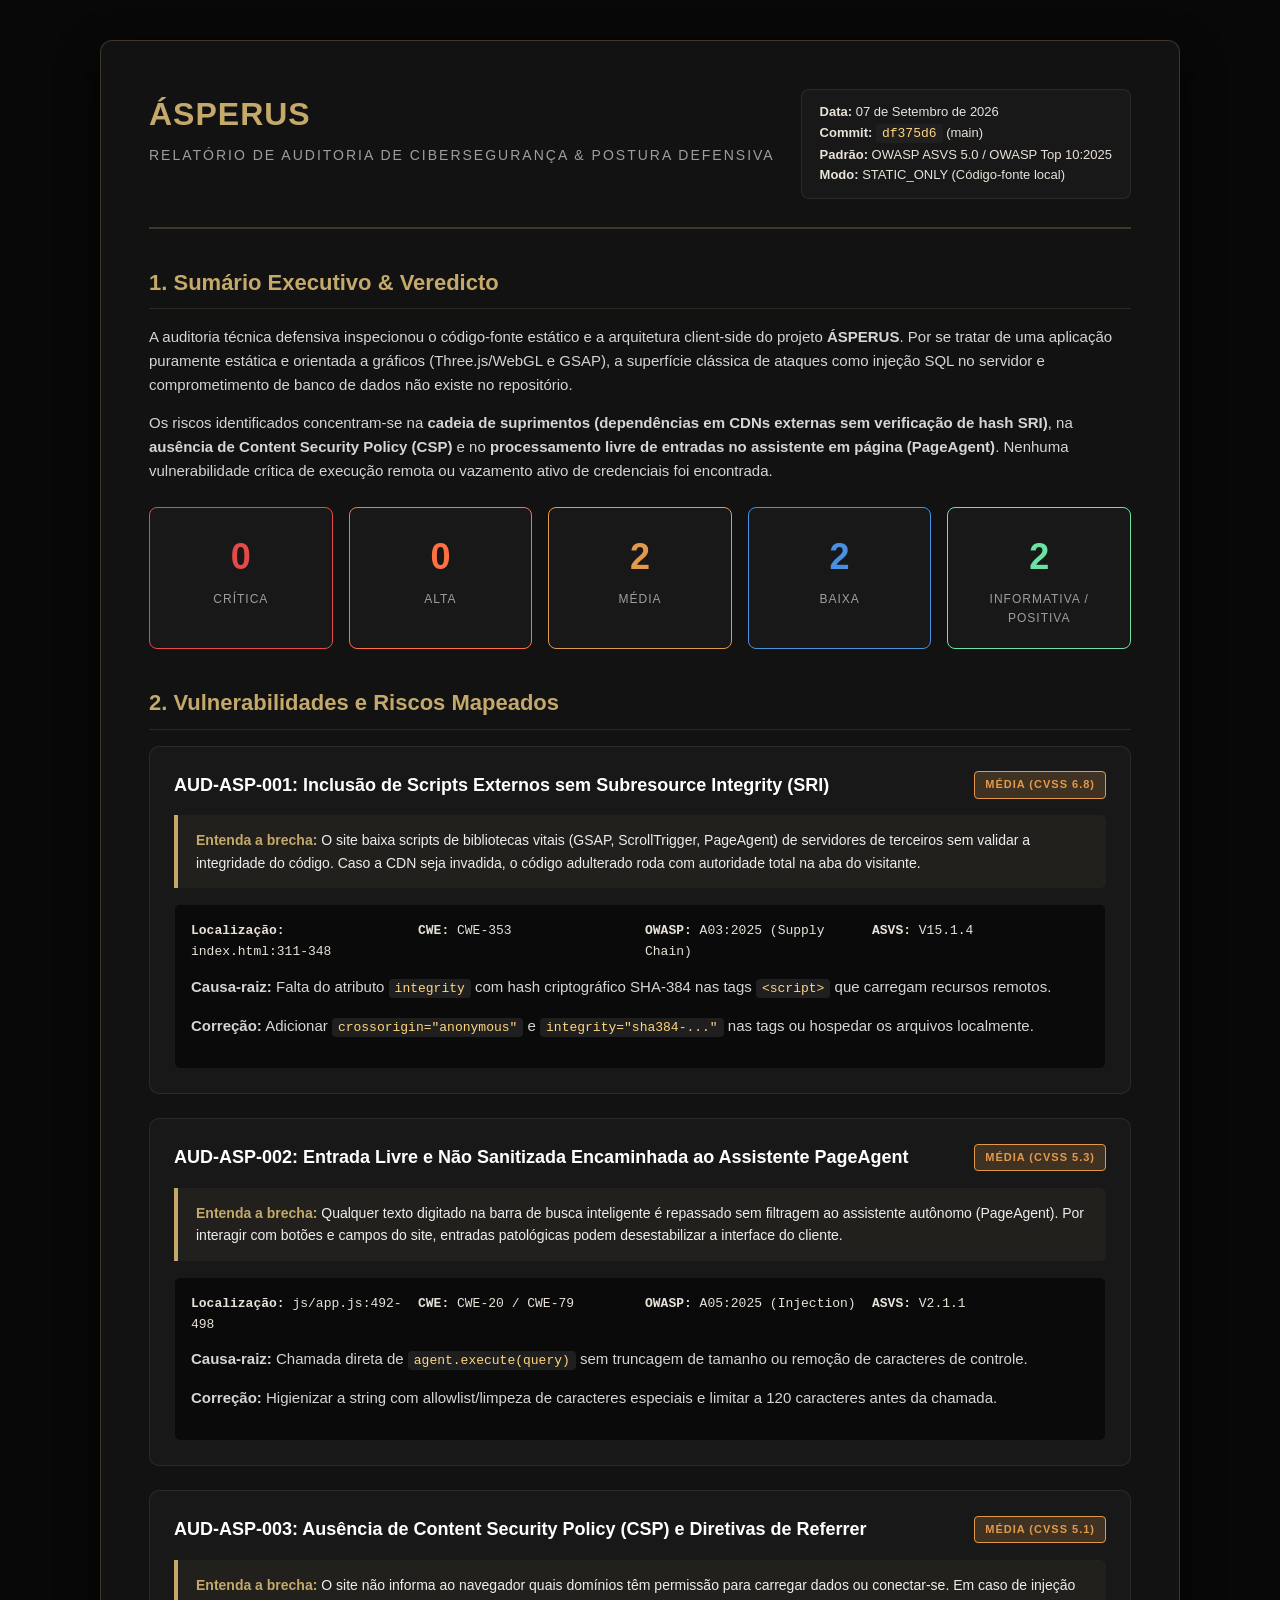
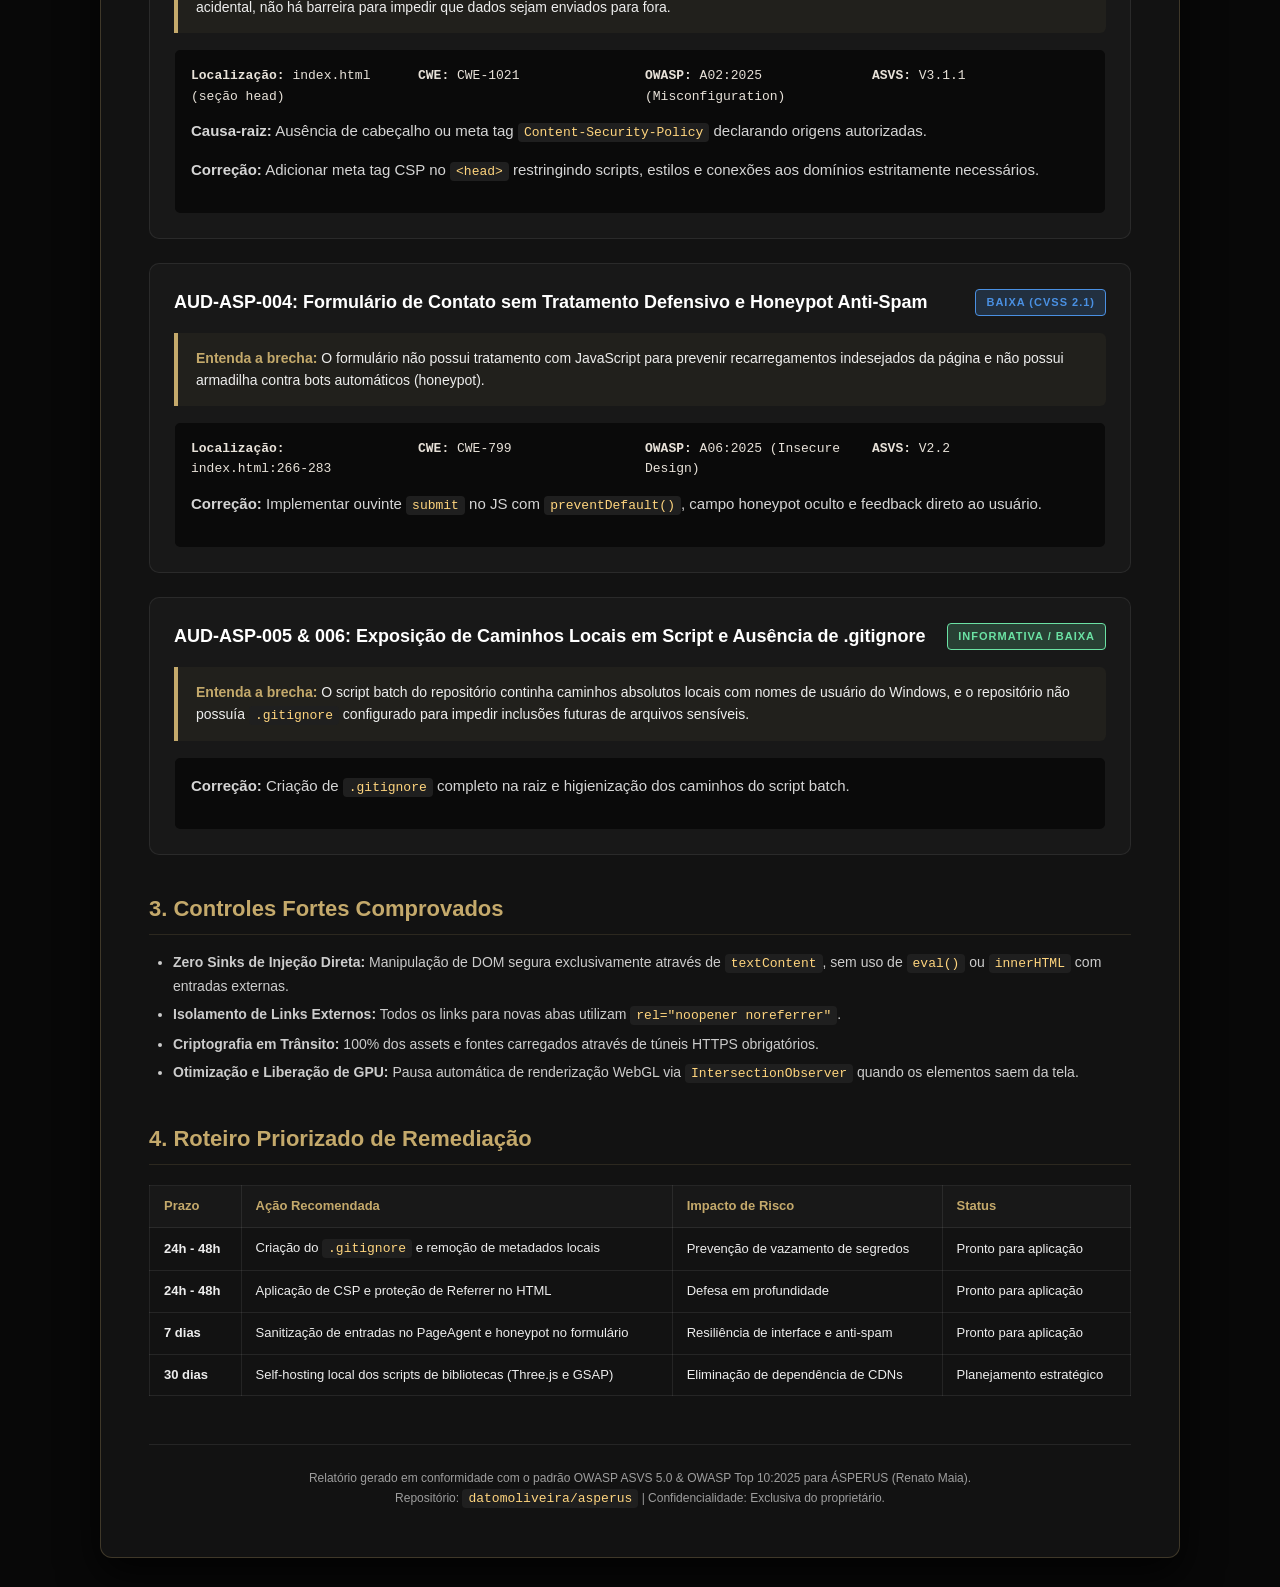
<file: security-audit/security-audit-report.html>
<!DOCTYPE html>
<html lang="pt-BR">
<head>
  <meta charset="UTF-8">
  <meta name="viewport" content="width=device-width, initial-scale=1.0">
  <title>Relatório Executivo e Técnico de Cibersegurança — ÁSPERUS</title>
  <style>
    :root {
      --bg-dark: #080808;
      --bg-card: #121212;
      --bg-card-alt: #181818;
      --border-color: rgba(196, 169, 107, 0.25);
      --gold: #C4A96B;
      --gold-light: #E8E2D9;
      --text-main: #EDEDED;
      --text-muted: #9E9E9E;
      --danger: #E24B4A;
      --warning: #E2994A;
      --success: #6BE2A4;
      --info: #4A90E2;
    }

    * { box-sizing: border-box; margin: 0; padding: 0; }
    body {
      font-family: -apple-system, BlinkMacSystemFont, "Segoe UI", Roboto, Helvetica, Arial, sans-serif;
      background-color: var(--bg-dark);
      color: var(--text-main);
      line-height: 1.6;
      padding: 40px 20px;
    }

    .container {
      max-width: 1080px;
      margin: 0 auto;
      background: var(--bg-card);
      border: 1px solid var(--border-color);
      border-radius: 12px;
      padding: 48px;
      box-shadow: 0 16px 40px rgba(0,0,0,0.8);
    }

    header {
      border-bottom: 2px solid var(--border-color);
      padding-bottom: 28px;
      margin-bottom: 36px;
      display: flex;
      justify-content: space-between;
      align-items: flex-start;
      flex-wrap: wrap;
      gap: 20px;
    }

    .brand-title {
      font-size: 32px;
      font-weight: 800;
      color: var(--gold);
      letter-spacing: 1px;
    }

    .brand-sub {
      font-size: 14px;
      color: var(--text-muted);
      text-transform: uppercase;
      letter-spacing: 2px;
      margin-top: 4px;
    }

    .meta-box {
      background: var(--bg-card-alt);
      border: 1px solid rgba(255,255,255,0.08);
      border-radius: 8px;
      padding: 12px 18px;
      font-size: 13px;
      color: var(--gold-light);
    }

    h2 {
      font-size: 22px;
      color: var(--gold);
      margin: 36px 0 16px 0;
      display: flex;
      align-items: center;
      gap: 8px;
      border-bottom: 1px solid rgba(196, 169, 107, 0.15);
      padding-bottom: 8px;
    }

    h3 {
      font-size: 17px;
      color: var(--gold-light);
      margin: 20px 0 10px 0;
    }

    p { margin-bottom: 14px; font-size: 15px; color: #D5D5D5; }
    ul, ol { margin-left: 24px; margin-bottom: 16px; font-size: 14px; color: #CCCCCC; }
    li { margin-bottom: 6px; }

    /* METRIC CARDS */
    .metrics-grid {
      display: grid;
      grid-template-columns: repeat(auto-fit, minmax(180px, 1fr));
      gap: 16px;
      margin: 24px 0;
    }

    .metric-card {
      background: var(--bg-card-alt);
      border-radius: 8px;
      padding: 20px;
      text-align: center;
      border: 1px solid rgba(255,255,255,0.05);
    }

    .metric-card.crit { border-color: var(--danger); }
    .metric-card.med { border-color: var(--warning); }
    .metric-card.low { border-color: var(--info); }
    .metric-card.info { border-color: var(--success); }

    .metric-value {
      font-size: 36px;
      font-weight: 800;
      margin-bottom: 4px;
    }

    .metric-label {
      font-size: 12px;
      text-transform: uppercase;
      letter-spacing: 1px;
      color: var(--text-muted);
    }

    /* FINDING CARD */
    .finding-card {
      background: var(--bg-card-alt);
      border: 1px solid rgba(255,255,255,0.08);
      border-radius: 10px;
      padding: 24px;
      margin-bottom: 24px;
      page-break-inside: avoid;
    }

    .finding-header {
      display: flex;
      justify-content: space-between;
      align-items: center;
      margin-bottom: 16px;
      flex-wrap: wrap;
      gap: 10px;
    }

    .finding-title {
      font-size: 18px;
      font-weight: 700;
      color: #FFFFFF;
    }

    .badge {
      display: inline-block;
      padding: 4px 10px;
      border-radius: 4px;
      font-size: 11px;
      font-weight: 700;
      text-transform: uppercase;
      letter-spacing: 1px;
    }

    .badge-med { background: rgba(226, 153, 74, 0.2); color: var(--warning); border: 1px solid var(--warning); }
    .badge-low { background: rgba(74, 144, 226, 0.2); color: var(--info); border: 1px solid var(--info); }
    .badge-info { background: rgba(107, 226, 164, 0.2); color: var(--success); border: 1px solid var(--success); }

    .didactic-box {
      background: rgba(196, 169, 107, 0.05);
      border-left: 4px solid var(--gold);
      padding: 14px 18px;
      border-radius: 0 6px 6px 0;
      margin-bottom: 16px;
      font-size: 14px;
    }

    .didactic-box strong { color: var(--gold); }

    .tech-box {
      background: #0A0A0A;
      border: 1px solid rgba(255,255,255,0.06);
      border-radius: 6px;
      padding: 16px;
      font-size: 13px;
      margin-top: 12px;
    }

    .tech-meta {
      display: grid;
      grid-template-columns: repeat(auto-fit, minmax(200px, 1fr));
      gap: 10px;
      margin-bottom: 12px;
      font-family: monospace;
      color: var(--gold-light);
    }

    code {
      font-family: "SFMono-Regular", Consolas, Menlo, Monaco, monospace;
      background: #1F1F1F;
      padding: 2px 6px;
      border-radius: 4px;
      color: #FFD57E;
      font-size: 13px;
    }

    pre code {
      display: block;
      padding: 12px;
      overflow-x: auto;
      margin: 10px 0;
    }

    table {
      width: 100%;
      border-collapse: collapse;
      margin: 20px 0;
      font-size: 13px;
    }

    th, td {
      border: 1px solid rgba(255,255,255,0.08);
      padding: 10px 14px;
      text-align: left;
    }

    th {
      background: var(--bg-card-alt);
      color: var(--gold);
      font-weight: 700;
    }

    footer {
      margin-top: 48px;
      border-top: 1px solid rgba(255,255,255,0.08);
      padding-top: 24px;
      text-align: center;
      font-size: 12px;
      color: var(--text-muted);
    }

    @media print {
      body { background: #FFFFFF; color: #111111; padding: 0; }
      .container { border: none; box-shadow: none; padding: 0; max-width: 100%; background: #FFFFFF; }
      .brand-title { color: #000000; }
      h2 { color: #8A6D3B; border-bottom-color: #DDD; }
      .finding-card { background: #F9F9F9; border: 1px solid #CCC; color: #111; page-break-inside: avoid; }
      .tech-box { background: #EEEEEE; color: #222; border-color: #CCC; }
      code { background: #E0E0E0; color: #900; }
      .badge { border: 1px solid #666; color: #000; background: #DDD; }
    }
  </style>
</head>
<body>

<div class="container">
  <header>
    <div>
      <div class="brand-title">ÁSPERUS</div>
      <div class="brand-sub">Relatório de Auditoria de Cibersegurança & Postura Defensiva</div>
    </div>
    <div class="meta-box">
      <strong>Data:</strong> 07 de Setembro de 2026<br>
      <strong>Commit:</strong> <code>df375d6</code> (main)<br>
      <strong>Padrão:</strong> OWASP ASVS 5.0 / OWASP Top 10:2025<br>
      <strong>Modo:</strong> STATIC_ONLY (Código-fonte local)
    </div>
  </header>

  <!-- SUMÁRIO EXECUTIVO -->
  <h2>1. Sumário Executivo & Veredicto</h2>
  <p>
    A auditoria técnica defensiva inspecionou o código-fonte estático e a arquitetura client-side do projeto <strong>ÁSPERUS</strong>. 
    Por se tratar de uma aplicação puramente estática e orientada a gráficos (Three.js/WebGL e GSAP), a superfície clássica de ataques 
    como injeção SQL no servidor e comprometimento de banco de dados não existe no repositório.
  </p>
  <p>
    Os riscos identificados concentram-se na <strong>cadeia de suprimentos (dependências em CDNs externas sem verificação de hash SRI)</strong>, 
    na <strong>ausência de Content Security Policy (CSP)</strong> e no <strong>processamento livre de entradas no assistente em página (PageAgent)</strong>. 
    Nenhuma vulnerabilidade crítica de execução remota ou vazamento ativo de credenciais foi encontrada.
  </p>

  <div class="metrics-grid">
    <div class="metric-card crit">
      <div class="metric-value" style="color: var(--danger)">0</div>
      <div class="metric-label">Crítica</div>
    </div>
    <div class="metric-card" style="border-color: #FF7043">
      <div class="metric-value" style="color: #FF7043">0</div>
      <div class="metric-label">Alta</div>
    </div>
    <div class="metric-card med">
      <div class="metric-value" style="color: var(--warning)">2</div>
      <div class="metric-label">Média</div>
    </div>
    <div class="metric-card low">
      <div class="metric-value" style="color: var(--info)">2</div>
      <div class="metric-label">Baixa</div>
    </div>
    <div class="metric-card info">
      <div class="metric-value" style="color: var(--success)">2</div>
      <div class="metric-label">Informativa / Positiva</div>
    </div>
  </div>

  <!-- ACHADOS -->
  <h2>2. Vulnerabilidades e Riscos Mapeados</h2>

  <!-- FINDING 1 -->
  <div class="finding-card">
    <div class="finding-header">
      <div class="finding-title">AUD-ASP-001: Inclusão de Scripts Externos sem Subresource Integrity (SRI)</div>
      <span class="badge badge-med">Média (CVSS 6.8)</span>
    </div>
    <div class="didactic-box">
      <strong>Entenda a brecha:</strong> O site baixa scripts de bibliotecas vitais (GSAP, ScrollTrigger, PageAgent) de servidores de terceiros sem validar a integridade do código. Caso a CDN seja invadida, o código adulterado roda com autoridade total na aba do visitante.
    </div>
    <div class="tech-box">
      <div class="tech-meta">
        <div><strong>Localização:</strong> index.html:311-348</div>
        <div><strong>CWE:</strong> CWE-353</div>
        <div><strong>OWASP:</strong> A03:2025 (Supply Chain)</div>
        <div><strong>ASVS:</strong> V15.1.4</div>
      </div>
      <p><strong>Causa-raiz:</strong> Falta do atributo <code>integrity</code> com hash criptográfico SHA-384 nas tags <code>&lt;script&gt;</code> que carregam recursos remotos.</p>
      <p><strong>Correção:</strong> Adicionar <code>crossorigin="anonymous"</code> e <code>integrity="sha384-..."</code> nas tags ou hospedar os arquivos localmente.</p>
    </div>
  </div>

  <!-- FINDING 2 -->
  <div class="finding-card">
    <div class="finding-header">
      <div class="finding-title">AUD-ASP-002: Entrada Livre e Não Sanitizada Encaminhada ao Assistente PageAgent</div>
      <span class="badge badge-med">Média (CVSS 5.3)</span>
    </div>
    <div class="didactic-box">
      <strong>Entenda a brecha:</strong> Qualquer texto digitado na barra de busca inteligente é repassado sem filtragem ao assistente autônomo (PageAgent). Por interagir com botões e campos do site, entradas patológicas podem desestabilizar a interface do cliente.
    </div>
    <div class="tech-box">
      <div class="tech-meta">
        <div><strong>Localização:</strong> js/app.js:492-498</div>
        <div><strong>CWE:</strong> CWE-20 / CWE-79</div>
        <div><strong>OWASP:</strong> A05:2025 (Injection)</div>
        <div><strong>ASVS:</strong> V2.1.1</div>
      </div>
      <p><strong>Causa-raiz:</strong> Chamada direta de <code>agent.execute(query)</code> sem truncagem de tamanho ou remoção de caracteres de controle.</p>
      <p><strong>Correção:</strong> Higienizar a string com allowlist/limpeza de caracteres especiais e limitar a 120 caracteres antes da chamada.</p>
    </div>
  </div>

  <!-- FINDING 3 -->
  <div class="finding-card">
    <div class="finding-header">
      <div class="finding-title">AUD-ASP-003: Ausência de Content Security Policy (CSP) e Diretivas de Referrer</div>
      <span class="badge badge-med">Média (CVSS 5.1)</span>
    </div>
    <div class="didactic-box">
      <strong>Entenda a brecha:</strong> O site não informa ao navegador quais domínios têm permissão para carregar dados ou conectar-se. Em caso de injeção acidental, não há barreira para impedir que dados sejam enviados para fora.
    </div>
    <div class="tech-box">
      <div class="tech-meta">
        <div><strong>Localização:</strong> index.html (seção head)</div>
        <div><strong>CWE:</strong> CWE-1021</div>
        <div><strong>OWASP:</strong> A02:2025 (Misconfiguration)</div>
        <div><strong>ASVS:</strong> V3.1.1</div>
      </div>
      <p><strong>Causa-raiz:</strong> Ausência de cabeçalho ou meta tag <code>Content-Security-Policy</code> declarando origens autorizadas.</p>
      <p><strong>Correção:</strong> Adicionar meta tag CSP no <code>&lt;head&gt;</code> restringindo scripts, estilos e conexões aos domínios estritamente necessários.</p>
    </div>
  </div>

  <!-- FINDING 4 -->
  <div class="finding-card">
    <div class="finding-header">
      <div class="finding-title">AUD-ASP-004: Formulário de Contato sem Tratamento Defensivo e Honeypot Anti-Spam</div>
      <span class="badge badge-low">Baixa (CVSS 2.1)</span>
    </div>
    <div class="didactic-box">
      <strong>Entenda a brecha:</strong> O formulário não possui tratamento com JavaScript para prevenir recarregamentos indesejados da página e não possui armadilha contra bots automáticos (honeypot).
    </div>
    <div class="tech-box">
      <div class="tech-meta">
        <div><strong>Localização:</strong> index.html:266-283</div>
        <div><strong>CWE:</strong> CWE-799</div>
        <div><strong>OWASP:</strong> A06:2025 (Insecure Design)</div>
        <div><strong>ASVS:</strong> V2.2</div>
      </div>
      <p><strong>Correção:</strong> Implementar ouvinte <code>submit</code> no JS com <code>preventDefault()</code>, campo honeypot oculto e feedback direto ao usuário.</p>
    </div>
  </div>

  <!-- FINDING 5 & 6 -->
  <div class="finding-card">
    <div class="finding-header">
      <div class="finding-title">AUD-ASP-005 & 006: Exposição de Caminhos Locais em Script e Ausência de .gitignore</div>
      <span class="badge badge-info">Informativa / Baixa</span>
    </div>
    <div class="didactic-box">
      <strong>Entenda a brecha:</strong> O script batch do repositório continha caminhos absolutos locais com nomes de usuário do Windows, e o repositório não possuía <code>.gitignore</code> configurado para impedir inclusões futuras de arquivos sensíveis.
    </div>
    <div class="tech-box">
      <p><strong>Correção:</strong> Criação de <code>.gitignore</code> completo na raiz e higienização dos caminhos do script batch.</p>
    </div>
  </div>

  <!-- CONTROLES POSITIVOS -->
  <h2>3. Controles Fortes Comprovados</h2>
  <ul>
    <li><strong>Zero Sinks de Injeção Direta:</strong> Manipulação de DOM segura exclusivamente através de <code>textContent</code>, sem uso de <code>eval()</code> ou <code>innerHTML</code> com entradas externas.</li>
    <li><strong>Isolamento de Links Externos:</strong> Todos os links para novas abas utilizam <code>rel="noopener noreferrer"</code>.</li>
    <li><strong>Criptografia em Trânsito:</strong> 100% dos assets e fontes carregados através de túneis HTTPS obrigatórios.</li>
    <li><strong>Otimização e Liberação de GPU:</strong> Pausa automática de renderização WebGL via <code>IntersectionObserver</code> quando os elementos saem da tela.</li>
  </ul>

  <!-- ROADMAP -->
  <h2>4. Roteiro Priorizado de Remediação</h2>
  <table>
    <thead>
      <tr>
        <th>Prazo</th>
        <th>Ação Recomendada</th>
        <th>Impacto de Risco</th>
        <th>Status</th>
      </tr>
    </thead>
    <tbody>
      <tr>
        <td><strong>24h - 48h</strong></td>
        <td>Criação do <code>.gitignore</code> e remoção de metadados locais</td>
        <td>Prevenção de vazamento de segredos</td>
        <td>Pronto para aplicação</td>
      </tr>
      <tr>
        <td><strong>24h - 48h</strong></td>
        <td>Aplicação de CSP e proteção de Referrer no HTML</td>
        <td>Defesa em profundidade</td>
        <td>Pronto para aplicação</td>
      </tr>
      <tr>
        <td><strong>7 dias</strong></td>
        <td>Sanitização de entradas no PageAgent e honeypot no formulário</td>
        <td>Resiliência de interface e anti-spam</td>
        <td>Pronto para aplicação</td>
      </tr>
      <tr>
        <td><strong>30 dias</strong></td>
        <td>Self-hosting local dos scripts de bibliotecas (Three.js e GSAP)</td>
        <td>Eliminação de dependência de CDNs</td>
        <td>Planejamento estratégico</td>
      </tr>
    </tbody>
  </table>

  <footer>
    Relatório gerado em conformidade com o padrão OWASP ASVS 5.0 & OWASP Top 10:2025 para ÁSPERUS (Renato Maia).<br>
    Repositório: <code>datomoliveira/asperus</code> | Confidencialidade: Exclusiva do proprietário.
  </footer>
</div>

</body>
</html>
</file>
